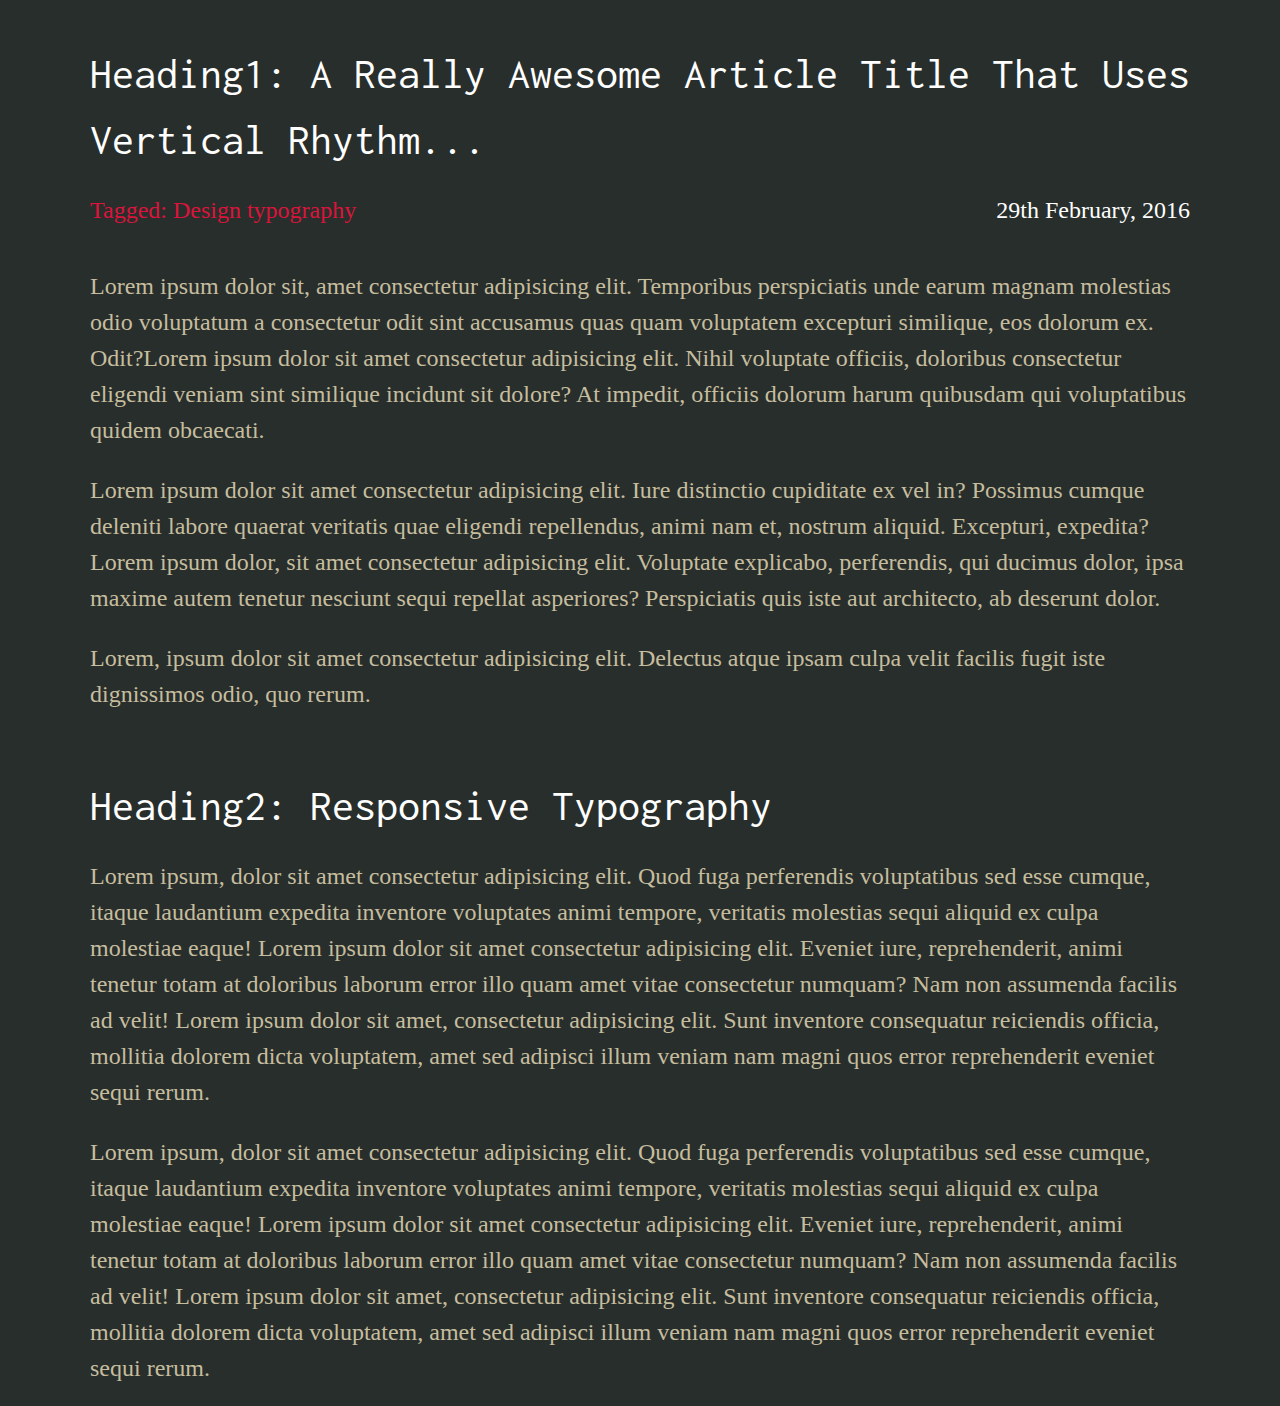
<file: block-BHaabs/index.html>
<!DOCTYPE html>
<html>
    <head>
        <meta charset="UTF-8">
        <title>WT-A1</title>
        <link rel="stylesheet" href="assets/stylesheets/style.css">
        <!-- Font family -->
        <link rel="preconnect" href="https://fonts.googleapis.com">
        <link rel="preconnect" href="https://fonts.gstatic.com" crossorigin>
        <link href="https://fonts.googleapis.com/css2?family=Inconsolata:wght@700&family=Jost&display=swap" rel="stylesheet">
    </head>
    <body>
        <div class="container">
            <header>
                <h1>Heading1: a really awesome article title that uses vertical rhythm...</h1>
                <div class="date">
                    <p class="tagged">Tagged: Design typography</p> 
                    <date class="february">29th February, 2016</date>
                </div>
            </header>
            <main>
                <p>Lorem ipsum dolor sit, amet consectetur adipisicing elit. Temporibus perspiciatis unde earum magnam molestias odio voluptatum a consectetur odit sint accusamus quas quam voluptatem excepturi similique, eos dolorum ex. Odit?Lorem ipsum dolor sit amet consectetur adipisicing elit. Nihil voluptate officiis, doloribus consectetur eligendi veniam sint similique incidunt sit dolore? At impedit, officiis dolorum harum quibusdam qui voluptatibus quidem obcaecati.</p>
                <br>
                <p>Lorem ipsum dolor sit amet consectetur adipisicing elit. Iure distinctio cupiditate ex vel in? Possimus cumque deleniti labore quaerat veritatis quae eligendi repellendus, animi nam et, nostrum aliquid. Excepturi, expedita?Lorem ipsum dolor, sit amet consectetur adipisicing elit. Voluptate explicabo, perferendis, qui ducimus dolor, ipsa maxime autem tenetur nesciunt sequi repellat asperiores? Perspiciatis quis iste aut architecto, ab deserunt dolor.</p>
                <br>
                <p>Lorem, ipsum dolor sit amet consectetur adipisicing elit. Delectus atque ipsam culpa velit facilis fugit iste dignissimos odio, quo rerum.</p>    
        </div>
        <div class="container">
            <section>
                <h2>heading2: responsive typography</h2>
                <p>Lorem ipsum, dolor sit amet consectetur adipisicing elit. Quod fuga perferendis voluptatibus sed esse cumque, itaque laudantium expedita inventore voluptates animi tempore, veritatis molestias sequi aliquid ex culpa molestiae eaque! Lorem ipsum dolor sit amet consectetur adipisicing elit. Eveniet iure, reprehenderit, animi tenetur totam at doloribus laborum error illo quam amet vitae consectetur numquam? Nam non assumenda facilis ad velit! Lorem ipsum dolor sit amet, consectetur adipisicing elit. Sunt inventore consequatur reiciendis officia, mollitia dolorem dicta voluptatem, amet sed adipisci illum veniam nam magni quos error reprehenderit eveniet sequi rerum.
                </p>
                <br>
                <p>Lorem ipsum, dolor sit amet consectetur adipisicing elit. Quod fuga perferendis voluptatibus sed esse cumque, itaque laudantium expedita inventore voluptates animi tempore, veritatis molestias sequi aliquid ex culpa molestiae eaque! Lorem ipsum dolor sit amet consectetur adipisicing elit. Eveniet iure, reprehenderit, animi tenetur totam at doloribus laborum error illo quam amet vitae consectetur numquam? Nam non assumenda facilis ad velit! Lorem ipsum dolor sit amet, consectetur adipisicing elit. Sunt inventore consequatur reiciendis officia, mollitia dolorem dicta voluptatem, amet sed adipisci illum veniam nam magni quos error reprehenderit eveniet sequi rerum.
                </p>
            </section>
        </div>
        </main>     
    </body>
</html>
</file>
<file: block-BHaabs/assets/stylesheets/style.css>
html, body, div, span, applet, object, iframe,
h1, h2, h3, h4, h5, h6, p, blockquote, pre,
a, abbr, acronym, address, big, cite, code,
del, dfn, em, img, ins, kbd, q, s, samp,
small, strike, strong, sub, sup, tt, var,
b, u, i, center,
dl, dt, dd, ol, ul, li,
fieldset, form, label, legend,
table, caption, tbody, tfoot, thead, tr, th, td,
article, aside, canvas, details, embed, 
figure, figcaption, footer, header, hgroup, 
menu, nav, output, ruby, section, summary,
time, mark, audio, video {
	margin: 0;
	padding: 0;
	border: 0;
	font-size: 100%;
	font: inherit;
	vertical-align: baseline;
}
/* HTML5 display-role reset for older browsers */
article, aside, details, figcaption, figure, 
footer, header, hgroup, menu, nav, section {
	display: block;
}
body {
	line-height: 1;
}
ol, ul {
	list-style: none;
}
blockquote, q {
	quotes: none;
}
blockquote:before, blockquote:after,
q:before, q:after {
	content: '';
	content: none;
}
table {
	border-collapse: collapse;
	border-spacing: 0;
}
/* Custom styles */
body {
	background-color: hsl(150deg 7% 17%);
	line-height: 1.5;
}
/* General */
.container {
	max-width: 1100px;
	margin: 0 auto;
	padding: 20px 0;
}
/* Headings */
h1, h2 {
	color: hsl(0deg 0% 100%);
	font-family: "Inconsolata", sans-serif;
	text-transform: capitalize;
	font-size: 44px;
	padding: 20px 0px;
	text-align: justify;
}
/* Text */
p {
	color: hsl(46deg 25% 70%);
	font-size: 24px;
}
.date {
	display: flex;
	justify-content: space-between;
	padding-bottom: 40px;
}
.tagged {
	color: crimson;
}
.february {
	font-size: 24px;
	color: hsl(0deg 0% 100%);
}
</file>
